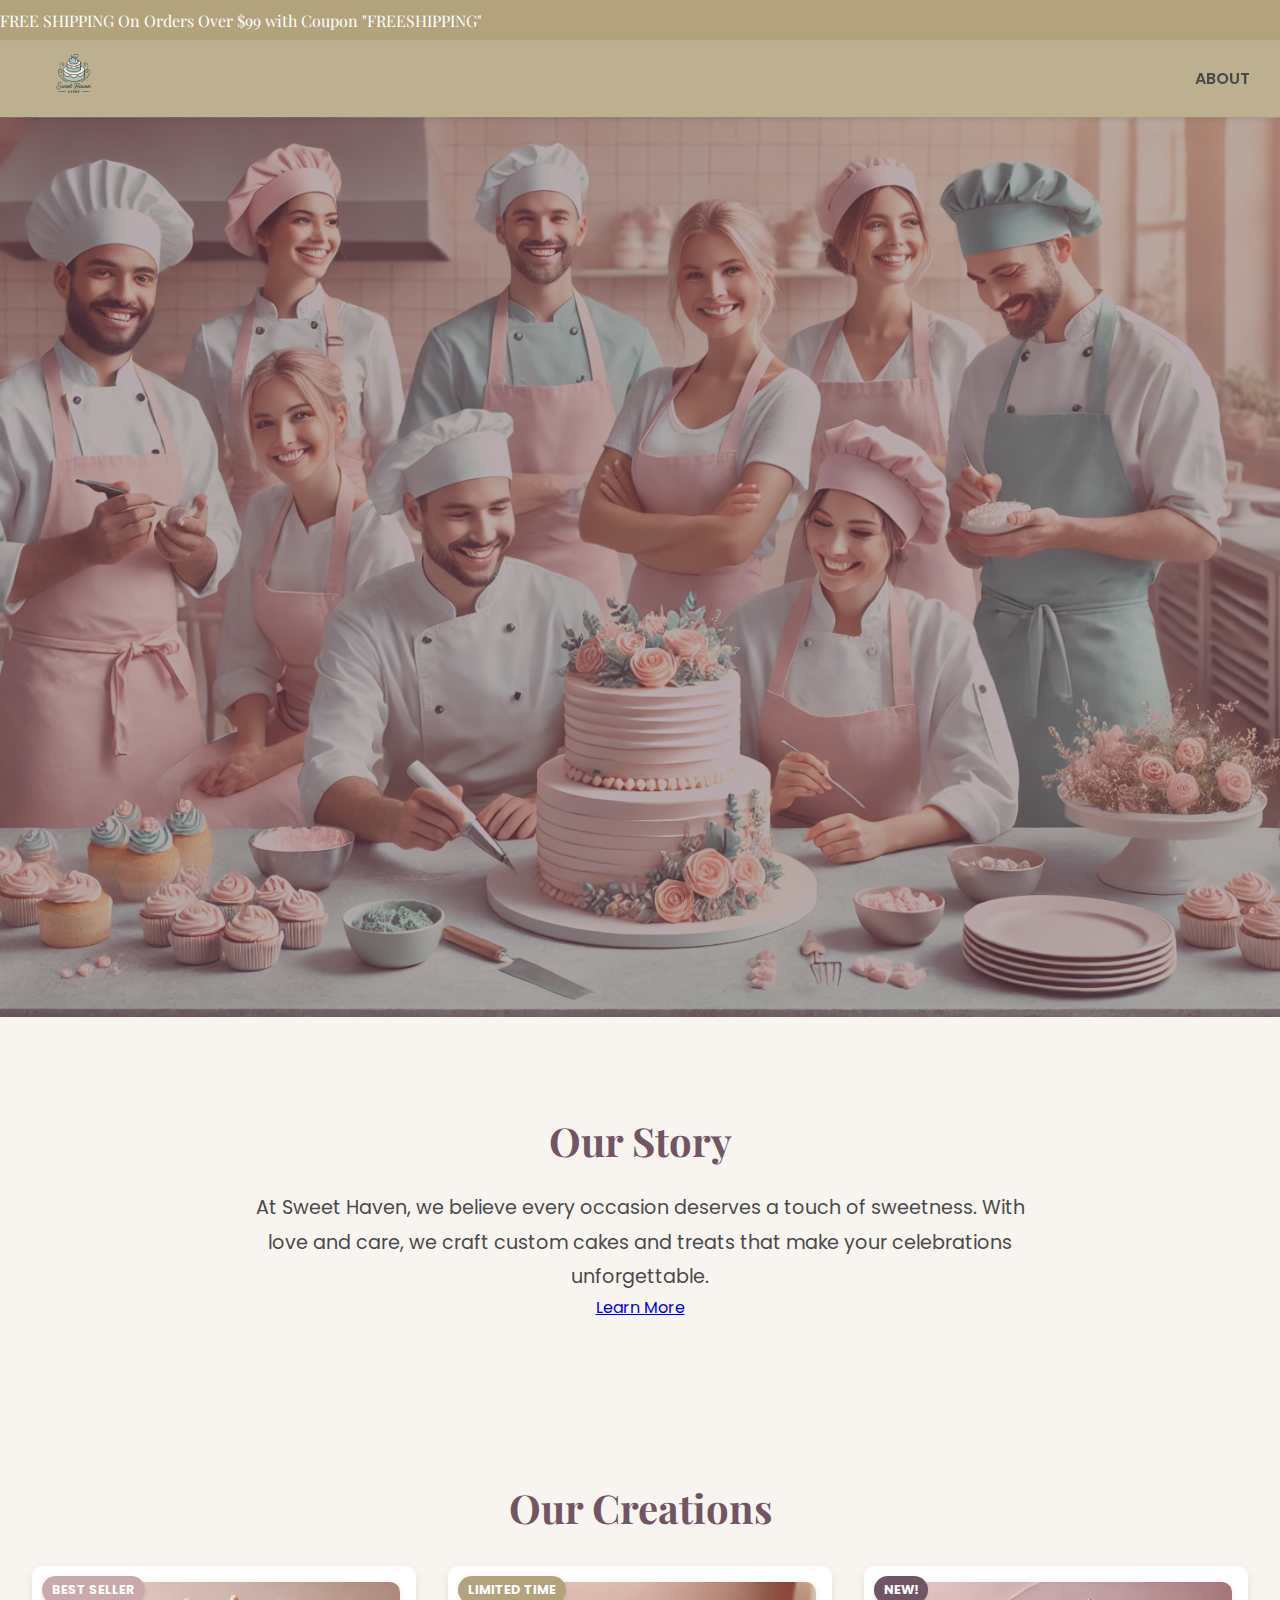
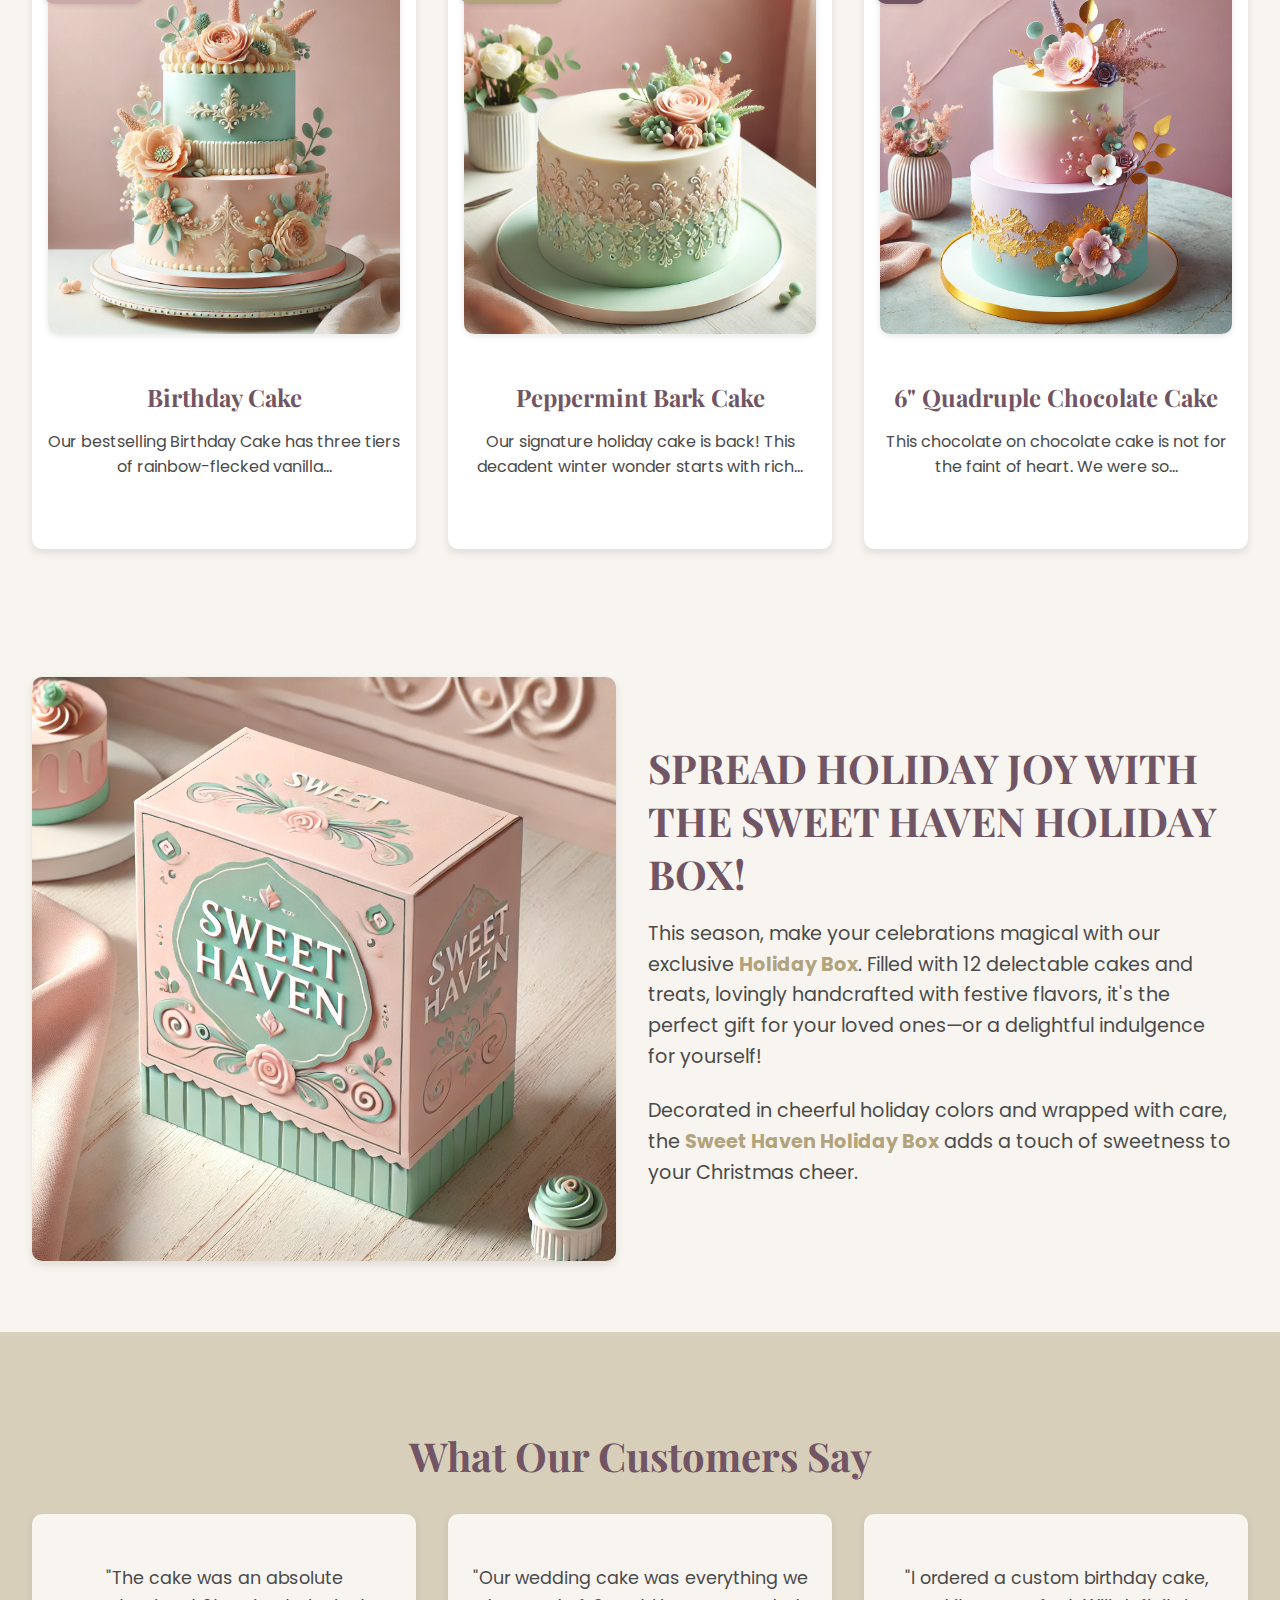
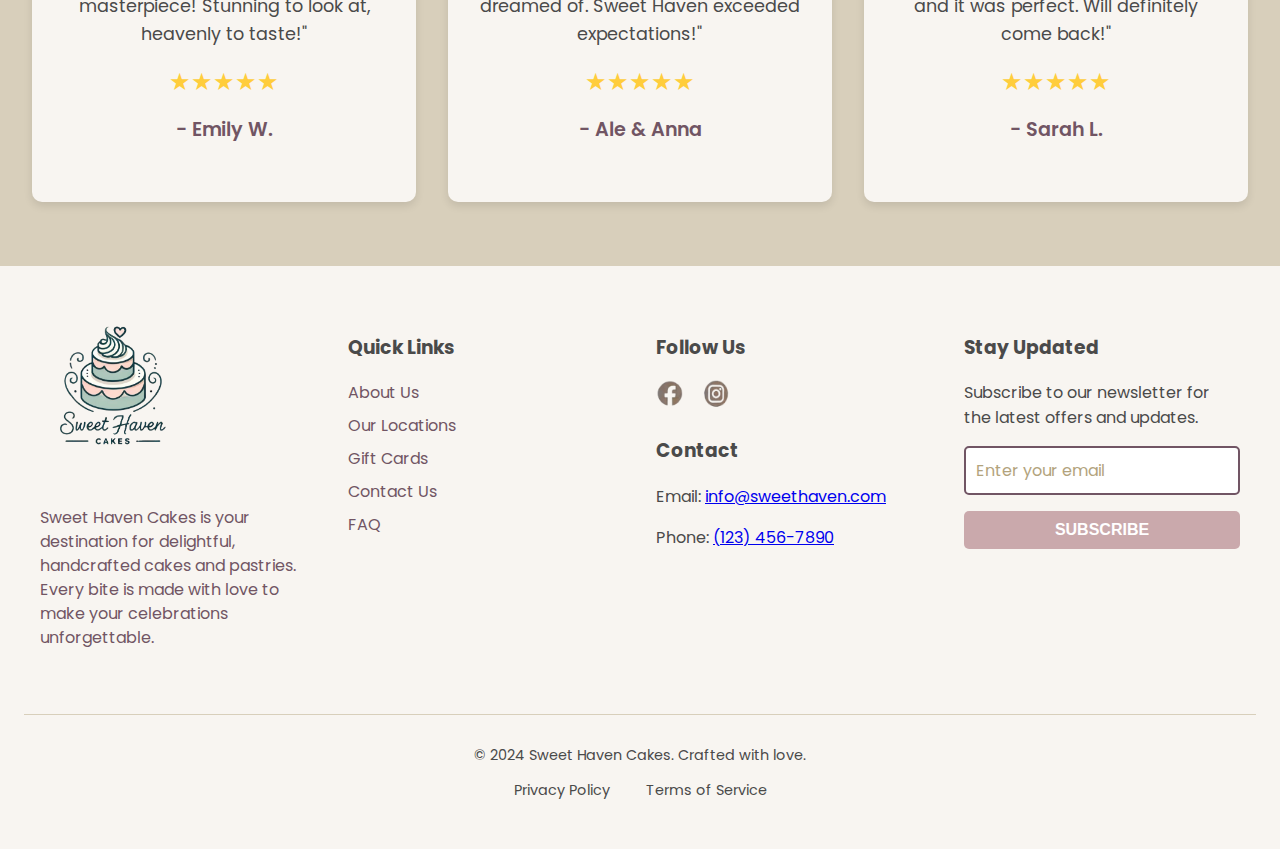
<file: docs/index.html>
<!DOCTYPE html>
<html lang="en">
<head>
    <meta charset="UTF-8">
    <meta name="viewport" content="width=device-width, initial-scale=1.0">
    <title>Sweet Haven Cakes</title>
    <link href="https://fonts.googleapis.com/css2?family=Playfair+Display:wght@400;600&family=Poppins:wght@400;600&display=swap" rel="stylesheet">
    <link rel="stylesheet" href="./css/styles.css">
</head>
<body>
   <!-- Top Bar with Scrolling Text -->
   <div class="top-bar">
        <p>FREE SHIPPING On Orders Over $99 with Coupon "FREESHIPPING"</p>
   </div>

  <!-- Navigation Bar -->
  <nav class="navbar">
      <div class="navbar-container">
          <div class="navbar-logo">
              <a href="index.html"><img src="images/logo.png" alt="Sweet Haven Logo"></a>
          </div>
          <ul class="navbar-links">
              <li><a href="about.html">ABOUT</a></li>
          </ul>
      </div>
  </nav>

    <!-- Hero Section -->
    <section class="hero-section">
        <div class="hero-text">
            <h1>Welcome to Sweet Haven</h1>
            <p>Bringing love, joy, and sweetness to every celebration.</p>
            <a href="cakes.html" class="btn-primary">Explore Our Cakes</a>
        </div>
    </section>

    <!-- About Section -->
    <section class="about-section">
        <h2>Our Story</h2>
        <p>At Sweet Haven, we believe every occasion deserves a touch of sweetness. With love and care, we craft custom cakes and treats that make your celebrations unforgettable.</p>
        <a href="about.html" class="btn-secondary">Learn More</a>
    </section>

    <!-- Featured Cakes Section -->
    <section class="cake-gallery">
        <h2>Our Creations</h2>
        <div class="gallery-grid">
            <div class="cake-item">
                <div class="cake-badge">BEST SELLER</div>
                <img src="images/cake1.webp" alt="Birthday Cake">
                <h3>Birthday Cake</h3>
                <p>Our bestselling Birthday Cake has three tiers of rainbow-flecked vanilla...</p>
                <button class="btn-primary">Buy Now</button>
            </div>
            <div class="cake-item">
                <div class="cake-badge limited-time">LIMITED TIME</div>
                <img src="images/cake2.webp" alt="Peppermint Bark Cake">
                <h3>Peppermint Bark Cake</h3>
                <p>Our signature holiday cake is back! This decadent winter wonder starts with rich...</p>
                <button class="btn-primary">Buy Now</button>
            </div>
            <div class="cake-item">
                <div class="cake-badge new">NEW!</div>
                <img src="images/cake3.webp" alt="Quadruple Chocolate Cake">
                <h3>6" Quadruple Chocolate Cake</h3>
                <p>This chocolate on chocolate cake is not for the faint of heart. We were so...</p>
                <button class="btn-primary">Buy Now</button>
            </div>
        </div>
    </section>

    <!-- Featured Holiday Box Section -->
    <section class="featured-box">
        <div class="featured-box-content">
            <div class="featured-box-image">
                <img src="images/box.webp" alt="Sweet Haven Holiday Box">
            </div>
            <div class="featured-box-text">
                <h2>SPREAD HOLIDAY JOY WITH THE SWEET HAVEN HOLIDAY BOX!</h2>
                <p>
                    This season, make your celebrations magical with our exclusive <strong>Holiday Box</strong>. 
                    Filled with 12 delectable cakes and treats, lovingly handcrafted with festive flavors, 
                    it's the perfect gift for your loved ones—or a delightful indulgence for yourself!
                </p>
                <p>Decorated in cheerful holiday colors and wrapped with care, the <strong>Sweet Haven Holiday Box</strong> adds a touch of sweetness to your Christmas cheer.</p>
                <a href="holiday-box.html" class="btn-primary">Order Your Holiday Box</a>
            </div>
        </div>
    </section>

    <!-- Testimonials Section -->
    <section class="testimonials">
        <h2>What Our Customers Say</h2>
        <div class="testimonials-grid">
            <div class="testimonial-item">
                <p>"The cake was an absolute masterpiece! Stunning to look at, heavenly to taste!"</p>
                <div class="stars">★★★★★</div>
                <h4>- Emily W.</h4>
            </div>
            <div class="testimonial-item">
                <p>"Our wedding cake was everything we dreamed of. Sweet Haven exceeded expectations!"</p>
                <div class="stars">★★★★★</div>
                <h4>- Ale & Anna</h4>
            </div>
            <div class="testimonial-item">
                <p>"I ordered a custom birthday cake, and it was perfect. Will definitely come back!"</p>
                <div class="stars">★★★★★</div>
                <h4>- Sarah L.</h4>
            </div>
        </div>
    </section>

    <footer class="footer">
        <div class="footer-container">
            <!-- Column 1: Logo and About -->
            <div class="footer-column">
                <img src="images/logo.png" alt="Sweet Haven Logo" class="footer-logo">
                <p class="footer-about">
                    Sweet Haven Cakes is your destination for delightful, handcrafted cakes 
                    and pastries. Every bite is made with love to make your celebrations unforgettable.
                </p>
            </div>
    
            <!-- Column 2: Quick Links -->
            <div class="footer-column">
                <h3>Quick Links</h3>
                <ul class="footer-links">
                    <li><a href="about.html">About Us</a></li>
                    <li><a href="locations.html">Our Locations</a></li>
                    <li><a href="gift-cards.html">Gift Cards</a></li>
                    <li><a href="contact.html">Contact Us</a></li>
                    <li><a href="faq.html">FAQ</a></li>
                </ul>
            </div>
    
            <!-- Column 3: Social Media and Contact -->
            <div class="footer-column">
                <h3>Follow Us</h3>
                <div class="footer-social">
                    <a href="#"><img src="images/facebook.png" alt="Facebook"></a>
                    <a href="#"><img src="images/instagram.png" alt="Instagram"></a>
                </div>
                <h3>Contact</h3>
                <p>Email: <a href="mailto:info@sweethaven.com">info@sweethaven.com</a></p>
                <p>Phone: <a href="tel:+1234567890">(123) 456-7890</a></p>
            </div>
    
            <!-- Column 4: Newsletter Signup -->
            <div class="footer-column">
                <h3>Stay Updated</h3>
                <p>Subscribe to our newsletter for the latest offers and updates.</p>
                <form class="footer-subscription-form" action="#" method="post">
                    <input type="email" placeholder="Enter your email" required>
                    <button type="submit" class="btn-subscribe">Subscribe</button>
                </form>
            </div>
        </div>
    
        <div class="footer-bottom">
            <p>&copy; 2024 Sweet Haven Cakes. Crafted with love.</p>
            <a href="privacy-policy.html">Privacy Policy</a>
            <a href="terms-of-service.html">Terms of Service</a>
        </div>
    </footer>
</body>
</html>
</file>
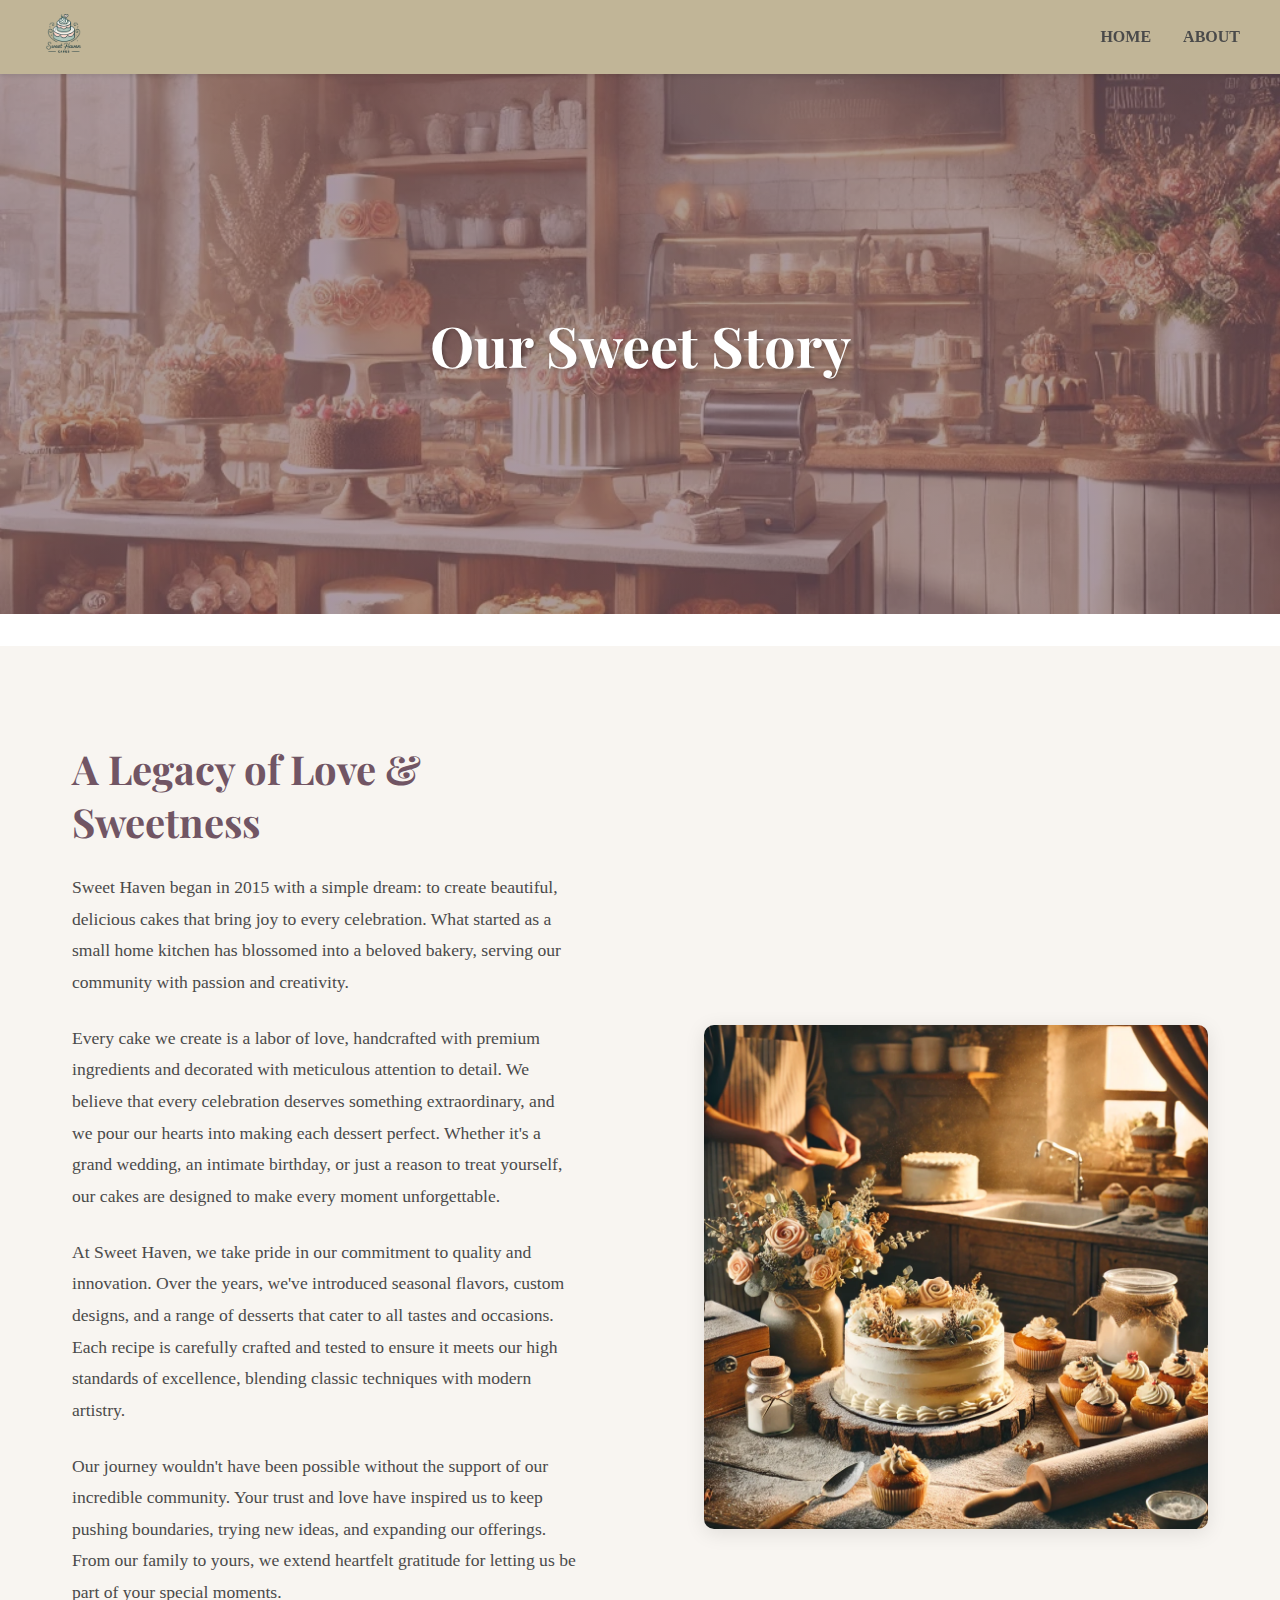
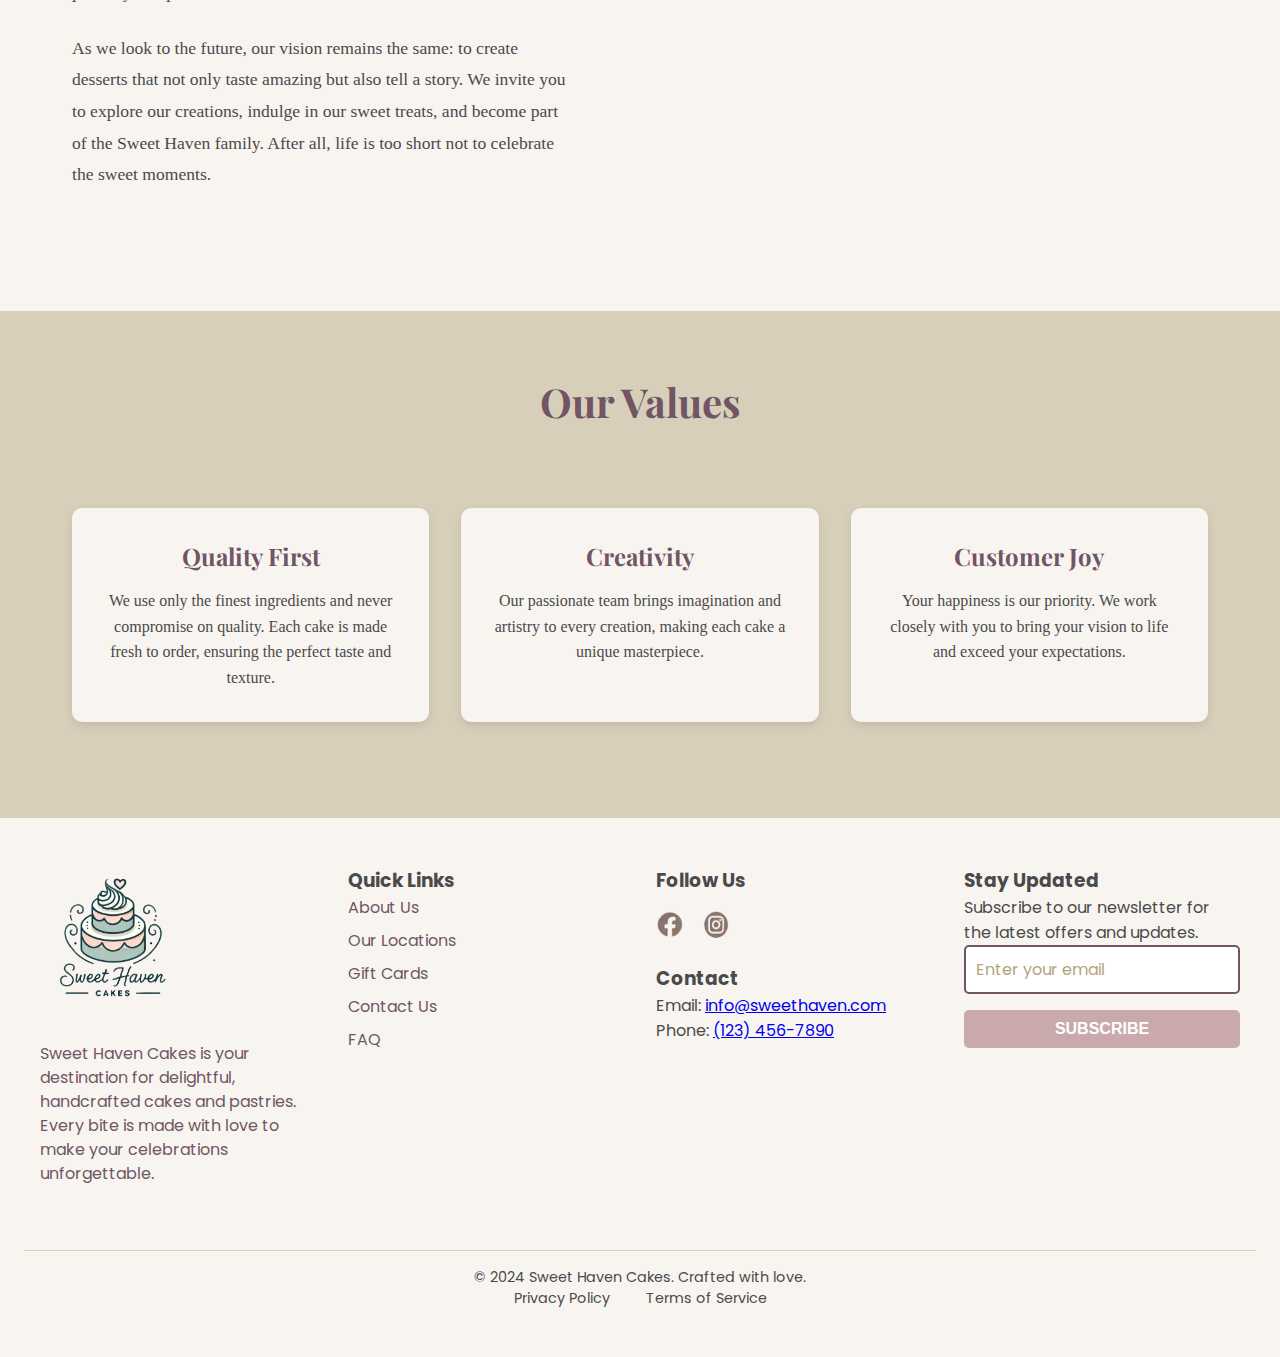
<file: docs/about.html>
<!DOCTYPE html>
<html lang="en">
<head>
    <meta charset="UTF-8">
    <meta name="viewport" content="width=device-width, initial-scale=1.0">
    <title>About Us - Sweet Haven Cakes</title>
    <link href="https://fonts.googleapis.com/css2?family=Playfair+Display:wght@400;600&family=Poppins:wght@400;600&display=swap" rel="stylesheet">
    <link rel="stylesheet" href="./css/about.css">
</head>
<body>
  
    <!-- Navigation Bar -->
    <nav class="navbar">
        <div class="navbar-container">
            <div class="navbar-logo">
                <a href="index.html"><img src="images/logo.png" alt="Sweet Haven Logo"></a>
            </div>
            <ul class="navbar-links">
                <li><a href="index.html">HOME</a></li>
                <li><a href="about.html">ABOUT</a></li>
            </ul>
        </div>
    </nav>

    <!-- Hero Section -->
    <div class="about-hero">
        <h1>Our Sweet Story</h1>
    </div>

    <!-- Story Section -->
    <section class="story-section">
        <div class="story-container">
            <div class="story-text">
                <h2>A Legacy of Love & Sweetness</h2>
                <p>
                    Sweet Haven began in 2015 with a simple dream: to create beautiful, delicious cakes that bring joy to every celebration. What started as a small home kitchen has blossomed into a beloved bakery, serving our community with passion and creativity.
                </p>
                <p>
                    Every cake we create is a labor of love, handcrafted with premium ingredients and decorated with meticulous attention to detail. We believe that every celebration deserves something extraordinary, and we pour our hearts into making each dessert perfect. Whether it's a grand wedding, an intimate birthday, or just a reason to treat yourself, our cakes are designed to make every moment unforgettable.
                </p>
                <p>
                    At Sweet Haven, we take pride in our commitment to quality and innovation. Over the years, we've introduced seasonal flavors, custom designs, and a range of desserts that cater to all tastes and occasions. Each recipe is carefully crafted and tested to ensure it meets our high standards of excellence, blending classic techniques with modern artistry.
                </p>
                <p>
                    Our journey wouldn't have been possible without the support of our incredible community. Your trust and love have inspired us to keep pushing boundaries, trying new ideas, and expanding our offerings. From our family to yours, we extend heartfelt gratitude for letting us be part of your special moments.
                </p>
                <p>
                    As we look to the future, our vision remains the same: to create desserts that not only taste amazing but also tell a story. We invite you to explore our creations, indulge in our sweet treats, and become part of the Sweet Haven family. After all, life is too short not to celebrate the sweet moments.
                </p>
            </div>
            <div class="story-image">
                <img src="images/story.webp" alt="Our bakery story">
            </div>
        </div>
    </section>

    <!-- Values Section -->
    <section class="values-section">
        <div class="values-container">
            <h2>Our Values</h2>
            <div class="values-grid">
                <div class="value-card">
                    <h3>Quality First</h3>
                    <p>We use only the finest ingredients and never compromise on quality. Each cake is made fresh to order, ensuring the perfect taste and texture.</p>
                </div>
                <div class="value-card">
                    <h3>Creativity</h3>
                    <p>Our passionate team brings imagination and artistry to every creation, making each cake a unique masterpiece.</p>
                </div>
                <div class="value-card">
                    <h3>Customer Joy</h3>
                    <p>Your happiness is our priority. We work closely with you to bring your vision to life and exceed your expectations.</p>
                </div>
            </div>
        </div>
    </section>

    <!-- Footer -->
    <footer class="footer">
        <div class="footer-container">
            <!-- Column 1: Logo and About -->
            <div class="footer-column">
                <img src="images/logo.png" alt="Sweet Haven Logo" class="footer-logo">
                <p class="footer-about">
                    Sweet Haven Cakes is your destination for delightful, handcrafted cakes 
                    and pastries. Every bite is made with love to make your celebrations unforgettable.
                </p>
            </div>

            <!-- Column 2: Quick Links -->
            <div class="footer-column">
                <h3>Quick Links</h3>
                <ul class="footer-links">
                    <li><a href="about.html">About Us</a></li>
                    <li><a href="locations.html">Our Locations</a></li>
                    <li><a href="gift-cards.html">Gift Cards</a></li>
                    <li><a href="contact.html">Contact Us</a></li>
                    <li><a href="faq.html">FAQ</a></li>
                </ul>
            </div>

            <!-- Column 3: Social Media and Contact -->
            <div class="footer-column">
                <h3>Follow Us</h3>
                <div class="footer-social">
                    <a href="#"><img src="images/facebook.png" alt="Facebook"></a>
                    <a href="#"><img src="images/instagram.png" alt="Instagram"></a>
                </div>
                <h3>Contact</h3>
                <p>Email: <a href="mailto:info@sweethaven.com">info@sweethaven.com</a></p>
                <p>Phone: <a href="tel:+1234567890">(123) 456-7890</a></p>
            </div>

            <!-- Column 4: Newsletter Signup -->
            <div class="footer-column">
                <h3>Stay Updated</h3>
                <p>Subscribe to our newsletter for the latest offers and updates.</p>
                <form class="footer-subscription-form" action="#" method="post">
                    <input type="email" placeholder="Enter your email" required>
                    <button type="submit" class="btn-subscribe">Subscribe</button>
                </form>
            </div>
        </div>

        <div class="footer-bottom">
            <p>&copy; 2024 Sweet Haven Cakes. Crafted with love.</p>
            <a href="privacy-policy.html">Privacy Policy</a>
            <a href="terms-of-service.html">Terms of Service</a>
        </div>
    </footer>
</body>
</html>
</file>
<file: docs/css/styles.css>
/* General Styles */
body {
    font-family: 'Poppins', sans-serif;
    margin: 0;
    padding: 0;
    background-color: #EBE6DC;
    color: #4A4A4A;
}

/* Top Bar */
.top-bar {
    background-color: #B2A37D;
    color: #FFFFFF;
    white-space: nowrap;
    overflow: hidden; /* Hide content overflowing the container */
    position: relative;
    height: 40px;
    display: flex;
    align-items: center;
}

/* Scrolling Text Container */
.top-bar p {
    display: inline-block;
    animation: infiniteScroll 15s linear infinite; /* Smooth infinite animation */
    font-family: 'Playfair Display', serif;
    font-size: 1rem;
    white-space: nowrap;
    margin: 0;
}

/* Keyframes for Smooth Scrolling */
@keyframes infiniteScroll {
    0% {
        transform: translateX(100%); /* Start fully off-screen on the right */
    }
    100% {
        transform: translateX(-100%); /* End fully off-screen on the left */
    }
}

/* Add Duplicate Text for Seamless Scrolling */
.top-bar p::after {
    content: attr(data-text); /* Duplicate the scrolling text */
    margin-left: 10rem; /* Add spacing between loops */
}


/* Navbar */
.navbar {
    background-color: rgba(178, 163, 125, 0.8);
    position: sticky;
    top: 0;
    width: 100%;
    z-index: 1000;
    display: flex;
    justify-content: center;
    padding: 10px;
    box-shadow: 0 2px 4px rgba(0, 0, 0, 0.1);
    backdrop-filter: blur(5px);
}

.navbar-container {
    display: flex;
    justify-content: space-between;
    align-items: center;
    max-width: 1200px;
    width: 100%;
}

.navbar-logo img {
    height: 50px;
    transition: transform 0.3s ease;
}

.navbar-links {
    list-style: none;
    display: flex;
    align-items: center;
    gap: 2rem;
    margin: 0;
}

.navbar-links a {
    text-decoration: none;
    font-weight: 600;
    color: #4A4A4A;
    font-size: 1rem;
    text-transform: uppercase;
    transition: color 0.3s ease;
}

.navbar-links a:hover {
    color: #CAA9AC;
}

/* Hamburger Menu */
.hamburger-menu {
    display: none;
    flex-direction: column;
    gap: 5px;
    cursor: pointer;
}

.hamburger-menu .line {
    width: 25px;
    height: 3px;
    background-color: #4A4A4A;
}

/* Mobile Styles */
@media (max-width: 768px) {
    .navbar-links {
        display: none;
        flex-direction: column;
        position: absolute;
        top: 60px;
        right: 0;
        background-color: rgba(178, 163, 125, 0.9);
        width: 200px;
        padding: 1rem;
        border-radius: 0 0 10px 10px;
        box-shadow: 0 4px 10px rgba(0, 0, 0, 0.2);
    }

    .navbar-links.active {
        display: flex;
    }

    .hamburger-menu {
        display: flex;
    }
}
/* Mobile View */
.menu-toggle {
    display: none; /* Hidden by default */
    flex-direction: column;
    cursor: pointer;
}

.menu-toggle div {
    width: 25px;
    height: 3px;
    background-color: #4A4A4A;
    margin: 5px 0;
    transition: 0.4s ease;
}

/* Navbar Links for Mobile */
.navbar-links {
    display: flex;
    list-style: none;
    gap: 2rem;
    transition: transform 0.3s ease;
}

.navbar-links.active {
    display: flex;
    flex-direction: column;
    gap: 1rem;
    position: absolute;
    top: 70px;
    right: 0;
    background-color: rgba(178, 163, 125, 0.9);
    padding: 1rem;
    width: 100%;
    max-width: 300px;
    box-shadow: 0 4px 6px rgba(0, 0, 0, 0.1);
    border-radius: 5px;
}

/* Ensure Menu Toggles Visibility on Mobile */
@media (max-width: 768px) {
    .menu-toggle {
        display: flex;
    }

    .navbar-links {
        display: none;
        flex-direction: column;
        align-items: flex-start;
        position: absolute;
        top: 70px;
        right: 0;
        background-color: rgba(178, 163, 125, 0.9);
        padding: 1rem;
        width: 100%;
        max-width: 300px;
        border-radius: 5px;
        z-index: 1000;
    }

    .navbar-links.active {
        display: flex;
    }
}


/* Hero Section */
.hero-section {
    position: relative;
    background: url('../images/hero.webp') no-repeat center center/cover;
    height: 100vh;
    display: flex;
    align-items: center;
    justify-content: center;
    color: white;
    text-align: center;
}

/* Overlay */
.hero-section::before {
    content: '';
    position: absolute;
    top: 0;
    left: 0;
    width: 100%;
    height: 100%;
    background: rgba(113, 85, 100, 0.5); /* Semi-transparent dark overlay */
    z-index: 1; /* Sits above the background but below text */
}

/* Hero Text */
.hero-text {
    position: relative;
    z-index: 2;
    text-align: center;
    animation: fadeIn 1.5s ease-out forwards;
}

.hero-text h1 {
    font-family: 'Playfair Display', serif;
    font-size: 3rem;
    margin-bottom: 1rem;
    opacity: 0; /* Hidden initially */
    transform: translateY(-20px); /* Slide in from above */
    animation: slideFadeIn 0.3s ease-out 0.2s forwards; /* Delay for a smooth effect */
}

.hero-text p {
    font-size: 1.2rem;
    margin-bottom: 20px;
    opacity: 0; /* Hidden initially */
    transform: translateY(20px); /* Slide in from below */
    animation: slideFadeIn 0.5s ease-out 0.5s forwards; /* Additional delay */
}

.btn-primary {
    background-color: #CAA9AC;
    color: white;
    padding: 10px 20px;
    border-radius: 5px;
    text-transform: uppercase;
    border: none;
    cursor: pointer;
    transition: background-color 0.1s ease;
    opacity: 0; /* Hidden initially */
    transform: translateY(20px); /* Slide in from below */
    animation: slideFadeIn 1.5s ease-out 0.8s forwards; /* Further delay */
}

.btn-primary:hover {
    background-color: #715564;
}

/* Keyframes for Animation */
@keyframes fadeIn {
    from {
        opacity: 0;
    }
    to {
        opacity: 1;
    }
}

@keyframes slideFadeIn {
    from {
        opacity: 0;
        transform: translateY(20px); /* Start slightly below */
    }
    to {
        opacity: 1;
        transform: translateY(0); /* End at original position */
    }
}



/* About Section */
.about-section {
    background-color: #F8F5F1;
    padding: 4rem 2rem;
    text-align: center;
}

.about-section h2 {
    font-family: 'Playfair Display', serif;
    font-size: 2.5rem;
    color: #715564;
    margin-bottom: 1.5rem;
}

.about-section p {
    font-size: 1.2rem;
    line-height: 1.8;
    max-width: 800px;
    margin: 0 auto;
    color: #4A4A4A;
}

.about-section img {
    width: 100%;
    max-width: 600px;
    margin: 2rem auto;
    border-radius: 10px;
    box-shadow: 0 4px 10px rgba(0, 0, 0, 0.1);
}

/* Cake Gallery Section */
.cake-gallery {
    background-color: #F8F5F1;
    padding: 4rem 2rem;
    text-align: center;
}

.cake-gallery h2 {
    font-family: 'Playfair Display', serif;
    font-size: 2.5rem;
    color: #715564;
    margin-bottom: 2rem;
}

.gallery-grid {
    display: grid;
    grid-template-columns: repeat(auto-fit, minmax(300px, 1fr));
    gap: 2rem;
}

.cake-item {
    position: relative;
    background-color: #FFFFFF;
    border-radius: 10px;
    padding: 1rem;
    text-align: center;
    box-shadow: 0 4px 8px rgba(0, 0, 0, 0.1);
    transition: transform 0.3s ease, box-shadow 0.3s ease;
}

.cake-item:hover {
    transform: translateY(-5px);
    box-shadow: 0 8px 16px rgba(0, 0, 0, 0.2);
}

.cake-item img {
    width: 100%;
    border-radius: 10px;
    margin-bottom: 1rem;
    box-shadow: 0 2px 6px rgba(0, 0, 0, 0.1);
}

.cake-badge {
    position: absolute;
    top: 10px;
    left: 10px;
    background-color: #CAA9AC;
    color: white;
    padding: 5px 10px;
    border-radius: 20px;
    font-size: 0.8rem;
    font-weight: bold;
    text-transform: uppercase;
    box-shadow: 0 2px 4px rgba(0, 0, 0, 0.1);
}

.cake-badge.limited-time {
    background-color: #B2A37D;
}

.cake-badge.new {
    background-color: #715564;
}

.cake-item h3 {
    font-size: 1.5rem;
    color: #715564;
    margin-bottom: 0.5rem;
    font-family: 'Playfair Display', serif;
}

.cake-item p {
    font-size: 1rem;
    color: #4A4A4A;
    margin-bottom: 1rem;
}

.cake-item .btn-primary {
    padding: 10px 20px;
    font-size: 1rem;
    background-color: #715564;
    color: white;
    border-radius: 5px;
    border: none;
    cursor: pointer;
    text-transform: uppercase;
    transition: background-color 0.3s ease, transform 0.3s ease;
}

.cake-item .btn-primary:hover {
    background-color: #CAA9AC;
    transform: translateY(-2px);
}
/* Featured Holiday Box Section */
.featured-box {
    display: flex;
    flex-wrap: wrap;
    align-items: center;
    justify-content: space-between;
    background-color: #F8F5F1;
    padding: 4rem 2rem;
    gap: 2rem;
}

.featured-box-content {
    display: grid;
    grid-template-columns: 1fr 1fr;
    gap: 2rem;
    max-width: 1200px;
    align-items: center;
    text-align: left;
}

.featured-box-image img {
    width: 100%;
    max-width: 600px;
    border-radius: 10px;
    box-shadow: 0 4px 10px rgba(0, 0, 0, 0.1);
    animation: fadeInLeft 1s ease-out;
}

.featured-box-text {
    animation: fadeInRight 1s ease-out;
}

.featured-box-text h2 {
    font-family: 'Playfair Display', serif;
    font-size: 2.5rem;
    color: #715564;
    margin-bottom: 1rem;
}

.featured-box-text p {
    font-size: 1.2rem;
    line-height: 1.6;
    margin-bottom: 1.5rem;
    color: #4A4A4A;
}

.featured-box-text p strong {
    color: #B2A37D; /* Highlight important text */
}

.featured-box-text .btn-primary {
    background-color: #CAA9AC;
    color: white;
    padding: 10px 20px;
    border-radius: 5px;
    font-size: 1rem;
    cursor: pointer;
    transition: background-color 0.3s ease;
    border: none;
    text-transform: uppercase;
}

.featured-box-text .btn-primary:hover {
    background-color: #715564;
}
/* Testimonials Section */
.testimonials {
    padding: 4rem 2rem;
    text-align: center;
    background-color: #D8CFBB;
}

.testimonials h2 {
    font-family: 'Playfair Display', serif;
    font-size: 2.5rem;
    color: #715564;
    margin-bottom: 2rem;
}

.testimonials-grid {
    display: grid;
    grid-template-columns: repeat(auto-fit, minmax(300px, 1fr));
    gap: 2rem;
}

.testimonial-item {
    background-color: #F8F5F1;
    border-radius: 10px;
    padding: 2rem 1.5rem;
    text-align: center;
    box-shadow: 0 4px 8px rgba(0, 0, 0, 0.1);
    transition: transform 0.3s ease, box-shadow 0.3s ease;
}

.testimonial-item:hover {
    transform: translateY(-5px);
    box-shadow: 0 8px 16px rgba(0, 0, 0, 0.2);
}

.testimonial-item p {
    font-size: 1.1rem;
    color: #4A4A4A;
    line-height: 1.6;
    margin-bottom: 1rem;
}

.stars {
    color: #FFCD3C;
    font-size: 1.5rem;
    margin-bottom: 1rem;
}

.testimonial-item h4 {
    font-size: 1.2rem;
    font-weight: 600;
    color: #715564;
    margin-top: 1rem;
}
/* Footer Styling */
.footer {
    background-color: #F8F5F1; /* Light pastel bakery feel */
    padding: 3rem 1.5rem;
    color: #4A4A4A;
    font-family: 'Poppins', sans-serif;
    text-align: center;
}

.footer-container {
    display: flex;
    flex-wrap: wrap;
    justify-content: space-between;
    gap: 2rem;
    max-width: 1200px;
    margin: 0 auto;
    text-align: left; /* Align text left for bakery feel */
}

/* Column Styling */
.footer-column {
    flex: 1;
    min-width: 200px;
}

.footer-logo {
    width: 150px;
    margin-bottom: 1rem;
}

.footer-about {
    font-size: 1rem;
    color: #715564;
    margin-bottom: 2rem;
    line-height: 1.5;
}

/* Links Styling */
.footer-links {
    list-style: none;
    padding: 0;
    margin: 0;
}

.footer-links li {
    margin-bottom: 0.5rem;
}

.footer-links a {
    text-decoration: none;
    font-size: 1rem;
    color: #715564;
    transition: color 0.3s ease;
}

.footer-links a:hover {
    color: #CAA9AC;
}

/* Social Media Links */
.footer-social {
    display: flex;
    gap: 1rem;
    margin: 1rem 0;
}

.footer-social a img {
    width: 30px;
    height: 30px;
    transition: transform 0.3s ease;
}

.footer-social a img:hover {
    transform: scale(1.2);
}

/* Subscription Form */
.footer-subscription-form {
    display: flex;
    flex-direction: column;
    gap: 1rem;
    max-width: 300px;
    margin: 0 auto;
}

.footer-subscription-form input {
    padding: 10px;
    font-size: 1rem;
    border: 2px solid #715564;
    border-radius: 5px;
    outline: none;
    font-family: 'Poppins', sans-serif;
    transition: border-color 0.3s ease;
}

.footer-subscription-form input::placeholder {
    color: #B2A37D;
}

.footer-subscription-form input:focus {
    border-color: #CAA9AC;
    box-shadow: 0 0 8px rgba(178, 163, 125, 0.5);
}

.btn-subscribe {
    background-color: #CAA9AC;
    color: white;
    padding: 10px;
    font-size: 1rem;
    font-weight: bold;
    text-transform: uppercase;
    border: none;
    border-radius: 5px;
    cursor: pointer;
    transition: background-color 0.3s ease, transform 0.3s ease;
}

.btn-subscribe:hover {
    background-color: #715564;
    transform: translateY(-2px);
}

/* Bottom Footer */
.footer-bottom {
    text-align: center;
    margin-top: 2rem;
    padding-top: 1rem;
    border-top: 1px solid #D8CFBB;
    font-size: 0.9rem;
    color: #4A4A4A;
}

.footer-bottom a {
    text-decoration: none;
    color: #4A4A4A;
    margin: 0 1rem;
    transition: color 0.3s ease;
}

.footer-bottom a:hover {
    color: #715564;
}

/* Responsive Adjustments */
@media (max-width: 768px) {
    .footer-container {
        flex-direction: column;
        align-items: center;
    }

    .footer-column {
        text-align: center;
    }

    .footer-subscription-form {
        max-width: 100%;
    }
}

/* Prevent unwanted horizontal scrolling */
body {
    margin: 0;
    padding: 0;
    overflow-x: hidden; /* Hide horizontal overflow */
}
</file>
<file: docs/css/about.css>
/* About Page Styles */
/* Navbar */
.navbar {
    background-color: rgba(178, 163, 125, 0.8);
    position: sticky;
    top: 0;
    width: 100%;
    z-index: 1000;
    display: flex;
    justify-content: center;
    padding: 10px;
    box-shadow: 0 2px 4px rgba(0, 0, 0, 0.1);
    backdrop-filter: blur(5px);
}

.navbar-container {
    display: flex;
    justify-content: space-between;
    align-items: center;
    max-width: 1200px;
    width: 100%;
}

.navbar-logo img {
    height: 50px;
    transition: transform 0.3s ease;
}

.navbar-links {
    list-style: none;
    display: flex;
    align-items: center;
    gap: 2rem;
}

.navbar-links a {
    text-decoration: none;
    font-weight: 600;
    color: #4A4A4A;
    font-size: 1rem;
    text-transform: uppercase;
    transition: color 0.3s ease;
}

.navbar-links a:hover {
    color: #CAA9AC;
}



/* Hero Section */
.about-hero {
    position: relative;
    height: 60vh;
    background: linear-gradient(rgba(113, 85, 100, 0.6), rgba(113, 85, 100, 0.6)),
                url('../images/about.webp') center/cover;
    display: flex;
    align-items: center;
    justify-content: center;
    color: white;
    text-align: center;
    margin-bottom: 2rem;
}

.about-hero h1 {
    font-family: 'Playfair Display', serif;
    font-size: 3.5rem;
    margin: 0;
    animation: fadeIn 1s ease-out;
    text-shadow: 2px 2px 4px rgba(0, 0, 0, 0.3);
}

/* Story Section */
.story-section {
    padding: 4rem 2rem;
    background-color: #F8F5F1;
}

.story-container {
    max-width: 1200px;
    margin: 0 auto;
    display: grid;
    grid-template-columns: 1fr 1fr;
    gap: 4rem;
    align-items: center;
}

.story-text {
    padding: 2rem;
}

.story-text h2 {
    font-family: 'Playfair Display', serif;
    color: #715564;
    font-size: 2.5rem;
    margin-bottom: 1.5rem;
}

.story-text p {
    line-height: 1.8;
    margin-bottom: 1.5rem;
    font-size: 1.1rem;
    color: #4A4A4A;
}

.story-image {
    position: relative;
    padding: 2rem;
}

.story-image img {
    width: 100%;
    border-radius: 10px;
    box-shadow: 0 4px 20px rgba(0, 0, 0, 0.1);
    transition: transform 0.3s ease;
}

.story-image img:hover {
    transform: scale(1.02);
}

/* Values Section */
.values-section {
    padding: 4rem 2rem;
    background-color: #D8CFBB;
}

.values-container {
    max-width: 1200px;
    margin: 0 auto;
    text-align: center;
}

.values-container h2 {
    font-family: 'Playfair Display', serif;
    color: #715564;
    font-size: 2.5rem;
    margin-bottom: 3rem;
}

.values-grid {
    display: grid;
    grid-template-columns: repeat(auto-fit, minmax(250px, 1fr));
    gap: 2rem;
    padding: 2rem;
}

.value-card {
    background-color: #F8F5F1;
    padding: 2rem;
    border-radius: 10px;
    box-shadow: 0 4px 10px rgba(0, 0, 0, 0.1);
    transition: transform 0.3s ease, box-shadow 0.3s ease;
}

.value-card:hover {
    transform: translateY(-5px);
    box-shadow: 0 6px 15px rgba(0, 0, 0, 0.15);
}

.value-card h3 {
    color: #715564;
    font-family: 'Playfair Display', serif;
    font-size: 1.5rem;
    margin-bottom: 1rem;
}

.value-card p {
    color: #4A4A4A;
    line-height: 1.6;
}

/* Team Section */
.team-section {
    padding: 4rem 2rem;
    background-color: #F8F5F1;
}

.team-container {
    max-width: 1200px;
    margin: 0 auto;
    text-align: center;
}

.team-container h2 {
    font-family: 'Playfair Display', serif;
    color: #715564;
    font-size: 2.5rem;
    margin-bottom: 3rem;
}

.team-grid {
    display: grid;
    grid-template-columns: repeat(auto-fit, minmax(280px, 1fr));
    gap: 2rem;
    padding: 2rem;
}

.team-member {
    background-color: white;
    padding: 2rem;
    border-radius: 10px;
    box-shadow: 0 4px 10px rgba(0, 0, 0, 0.1);
    transition: transform 0.3s ease, box-shadow 0.3s ease;
}

.team-member:hover {
    transform: translateY(-5px);
    box-shadow: 0 6px 15px rgba(0, 0, 0, 0.15);
}

.team-member img {
    width: 200px;
    height: 200px;
    border-radius: 50%;
    margin-bottom: 1.5rem;
    object-fit: cover;
    border: 4px solid #CAA9AC;
}

.team-member h3 {
    color: #715564;
    font-family: 'Playfair Display', serif;
    font-size: 1.5rem;
    margin-bottom: 0.5rem;
}

.team-member p {
    color: #B2A37D;
    font-style: italic;
    margin-bottom: 1rem;
}

.team-member .bio {
    color: #4A4A4A;
    line-height: 1.6;
}

/* Animations */
@keyframes fadeIn {
    from { 
        opacity: 0;
        transform: translateY(20px);
    }
    to { 
        opacity: 1;
        transform: translateY(0);
    }
}

/* Decorative Elements */
.decorative-divider {
    height: 2px;
    background: linear-gradient(to right, transparent, #CAA9AC, transparent);
    margin: 2rem auto;
    max-width: 200px;
}

/* Responsive Design */
@media (max-width: 1200px) {
    .story-container,
    .values-container,
    .team-container {
        padding: 0 2rem;
    }
}

@media (max-width: 768px) {
    .about-hero h1 {
        font-size: 2.5rem;
    }

    .story-container {
        grid-template-columns: 1fr;
    }

    .story-text,
    .story-image {
        padding: 1rem;
    }

    .values-grid {
        grid-template-columns: 1fr;
        padding: 1rem;
    }

    .team-grid {
        grid-template-columns: 1fr;
        padding: 1rem;
    }
}

@media (max-width: 480px) {
    .about-hero h1 {
        font-size: 2rem;
    }

    .story-text h2,
    .values-container h2,
    .team-container h2 {
        font-size: 2rem;
    }

    .value-card,
    .team-member {
        padding: 1.5rem;
    }
}


/* Footer Styling */
.footer {
    background-color: #F8F5F1; /* Light pastel bakery feel */
    padding: 3rem 1.5rem;
    color: #4A4A4A;
    font-family: 'Poppins', sans-serif;
    text-align: center;
}

.footer-container {
    display: flex;
    flex-wrap: wrap;
    justify-content: space-between;
    gap: 2rem;
    max-width: 1200px;
    margin: 0 auto;
    text-align: left; /* Align text left for bakery feel */
}

/* Column Styling */
.footer-column {
    flex: 1;
    min-width: 200px;
}

.footer-logo {
    width: 150px;
    margin-bottom: 1rem;
}

.footer-about {
    font-size: 1rem;
    color: #715564;
    margin-bottom: 2rem;
    line-height: 1.5;
}

/* Links Styling */
.footer-links {
    list-style: none;
    padding: 0;
    margin: 0;
}

.footer-links li {
    margin-bottom: 0.5rem;
}

.footer-links a {
    text-decoration: none;
    font-size: 1rem;
    color: #715564;
    transition: color 0.3s ease;
}

.footer-links a:hover {
    color: #CAA9AC;
}

/* Social Media Links */
.footer-social {
    display: flex;
    gap: 1rem;
    margin: 1rem 0;
}

.footer-social a img {
    width: 30px;
    height: 30px;
    transition: transform 0.3s ease;
}

.footer-social a img:hover {
    transform: scale(1.2);
}

/* Subscription Form */
.footer-subscription-form {
    display: flex;
    flex-direction: column;
    gap: 1rem;
    max-width: 300px;
    margin: 0 auto;
}

.footer-subscription-form input {
    padding: 10px;
    font-size: 1rem;
    border: 2px solid #715564;
    border-radius: 5px;
    outline: none;
    font-family: 'Poppins', sans-serif;
    transition: border-color 0.3s ease;
}

.footer-subscription-form input::placeholder {
    color: #B2A37D;
}

.footer-subscription-form input:focus {
    border-color: #CAA9AC;
    box-shadow: 0 0 8px rgba(178, 163, 125, 0.5);
}

.btn-subscribe {
    background-color: #CAA9AC;
    color: white;
    padding: 10px;
    font-size: 1rem;
    font-weight: bold;
    text-transform: uppercase;
    border: none;
    border-radius: 5px;
    cursor: pointer;
    transition: background-color 0.3s ease, transform 0.3s ease;
}

.btn-subscribe:hover {
    background-color: #715564;
    transform: translateY(-2px);
}

/* Bottom Footer */
.footer-bottom {
    text-align: center;
    margin-top: 2rem;
    padding-top: 1rem;
    border-top: 1px solid #D8CFBB;
    font-size: 0.9rem;
    color: #4A4A4A;
}

.footer-bottom a {
    text-decoration: none;
    color: #4A4A4A;
    margin: 0 1rem;
    transition: color 0.3s ease;
}

.footer-bottom a:hover {
    color: #715564;
}

/* Responsive Adjustments */
@media (max-width: 768px) {
    .footer-container {
        flex-direction: column;
        align-items: center;
    }

    .footer-column {
        text-align: center;
    }

    .footer-subscription-form {
        max-width: 100%;
    }
}

* {
    margin: 0;
    padding: 0;
    box-sizing: border-box;
}
</file>
